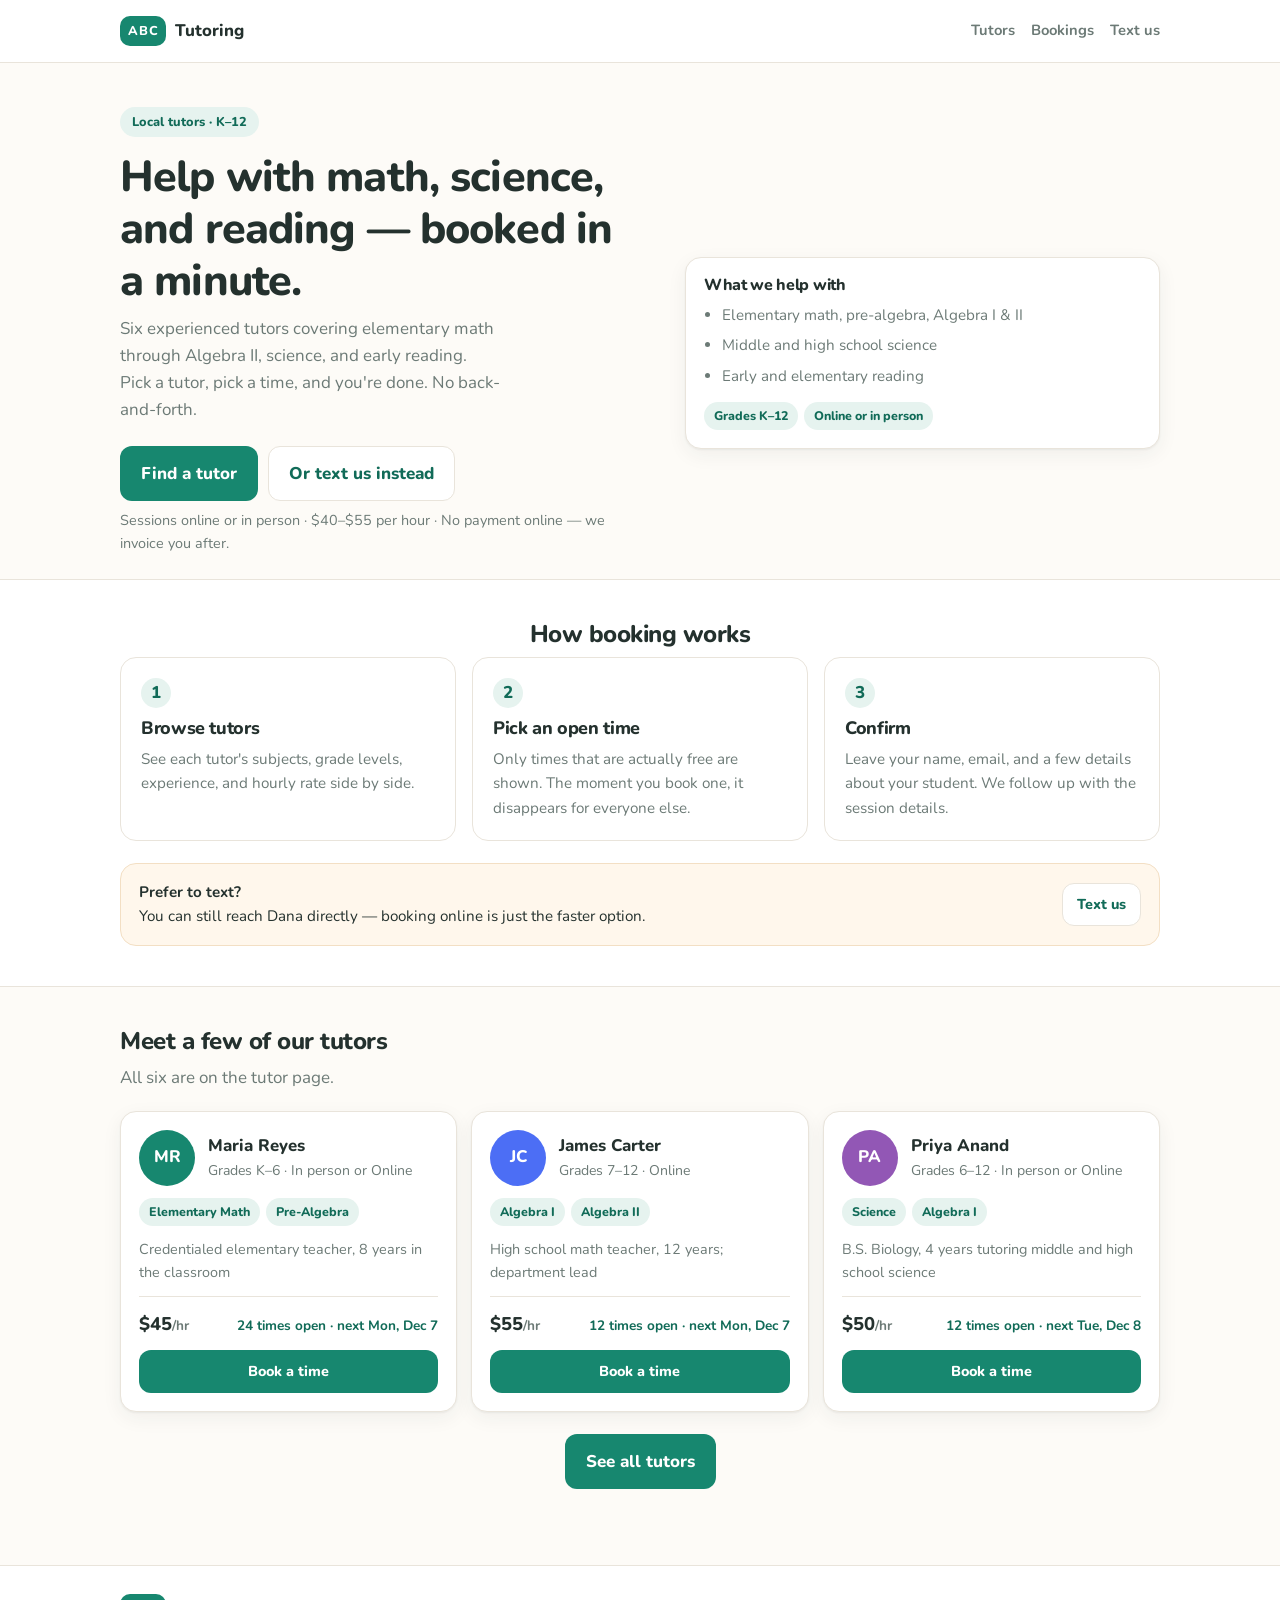
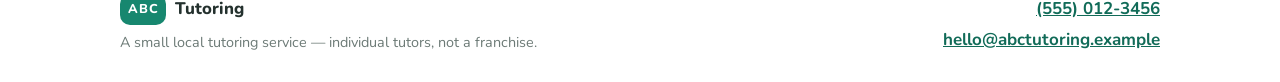
<file: index.html>
<!DOCTYPE html>
<html lang="en">
<head>
<meta charset="utf-8">
<meta name="viewport" content="width=device-width, initial-scale=1">
<title>ABC Tutoring — Local tutors for math, science &amp; reading</title>
<meta name="description" content="ABC Tutoring pairs local students with experienced tutors for elementary math through Algebra II, science, and elementary reading. Browse tutors and book a time online.">
<link rel="icon" href="data:image/svg+xml,<svg xmlns='http://www.w3.org/2000/svg' viewBox='0 0 100 100'><text y='.9em' font-size='90'>📚</text></svg>">
<link rel="preconnect" href="https://fonts.googleapis.com">
<link rel="preconnect" href="https://fonts.gstatic.com" crossorigin>
<link href="https://fonts.googleapis.com/css2?family=Nunito:wght@400;700;800&display=swap" rel="stylesheet">
<link rel="stylesheet" href="assets/styles.css">
<script src="assets/config.js"></script>
<script src="assets/analytics.js"></script>
</head>
<body>

<header class="site-header">
  <div class="wrap header-inner">
    <a class="brand" href="index.html">
      <span class="brand-mark">ABC</span><span class="brand-text">Tutoring</span>
    </a>
    <nav class="site-nav">
      <a href="tutors.html">Tutors</a>
      <a href="book.html">Bookings</a>
      <a class="js-text-link" href="#" data-where="header">Text us</a>
    </nav>
  </div>
</header>

<main>

  <section class="hero">
    <div class="wrap hero-inner">
      <div>
        <p class="eyebrow">Local tutors · K–12</p>
        <h1>Help with math, science, and reading — booked in a minute.</h1>
        <p class="lede">
          Six experienced tutors covering elementary math through Algebra II, science,
          and early reading. Pick a tutor, pick a time, and you're done. No back-and-forth.
        </p>
        <div class="hero-actions">
          <a class="btn btn-primary" href="tutors.html">Find a tutor</a>
          <a class="btn btn-outline js-text-link" href="#" data-where="hero">Or text us instead</a>
        </div>
        <p class="muted" style="font-size:.9rem;margin-top:4px;">
          Sessions online or in person · $40–$55 per hour · No payment online — we invoice you after.
        </p>
      </div>

      <div class="hero-card">
        <h3>What we help with</h3>
        <ul>
          <li>Elementary math, pre-algebra, Algebra I &amp; II</li>
          <li>Middle and high school science</li>
          <li>Early and elementary reading</li>
        </ul>
        <div class="tag-row" style="margin-top:14px;">
          <span class="tag">Grades K–12</span>
          <span class="tag">Online or in person</span>
        </div>
      </div>
    </div>
  </section>

  <section class="section section-alt">
    <div class="wrap">
      <h2 class="center">How booking works</h2>
      <ol class="steps">
        <li>
          <span class="step-num">1</span>
          <h3>Browse tutors</h3>
          <p>See each tutor's subjects, grade levels, experience, and hourly rate side by side.</p>
        </li>
        <li>
          <span class="step-num">2</span>
          <h3>Pick an open time</h3>
          <p>Only times that are actually free are shown. The moment you book one, it disappears for everyone else.</p>
        </li>
        <li>
          <span class="step-num">3</span>
          <h3>Confirm</h3>
          <p>Leave your name, email, and a few details about your student. We follow up with the session details.</p>
        </li>
      </ol>

      <div class="text-banner">
        <p>
          <strong>Prefer to text?</strong>
          You can still reach Dana directly — booking online is just the faster option.
        </p>
        <a class="btn btn-outline btn-sm js-text-link" href="#" data-where="home_banner">Text us</a>
      </div>
    </div>
  </section>

  <section class="section">
    <div class="wrap">
      <div class="section-head">
        <h2>Meet a few of our tutors</h2>
        <p class="section-sub">All six are on the tutor page.</p>
      </div>
      <div class="tutor-grid" id="featuredGrid"></div>
      <p class="center" style="margin-top:22px;">
        <a class="btn btn-primary" href="tutors.html">See all tutors</a>
      </p>
    </div>
  </section>

</main>

<footer class="site-footer">
  <div class="wrap footer-inner">
    <div>
      <div class="brand"><span class="brand-mark">ABC</span><span class="brand-text">Tutoring</span></div>
      <p class="footer-note">A small local tutoring service — individual tutors, not a franchise.</p>
    </div>
    <div class="footer-contact">
      <a class="js-text-link" href="#" data-where="footer" id="footerPhone"></a>
      <a href="#" id="footerEmail"></a>
    </div>
  </div>
</footer>

<script src="assets/data.js"></script>
<script src="assets/app.js"></script>
</body>
</html>
</file>
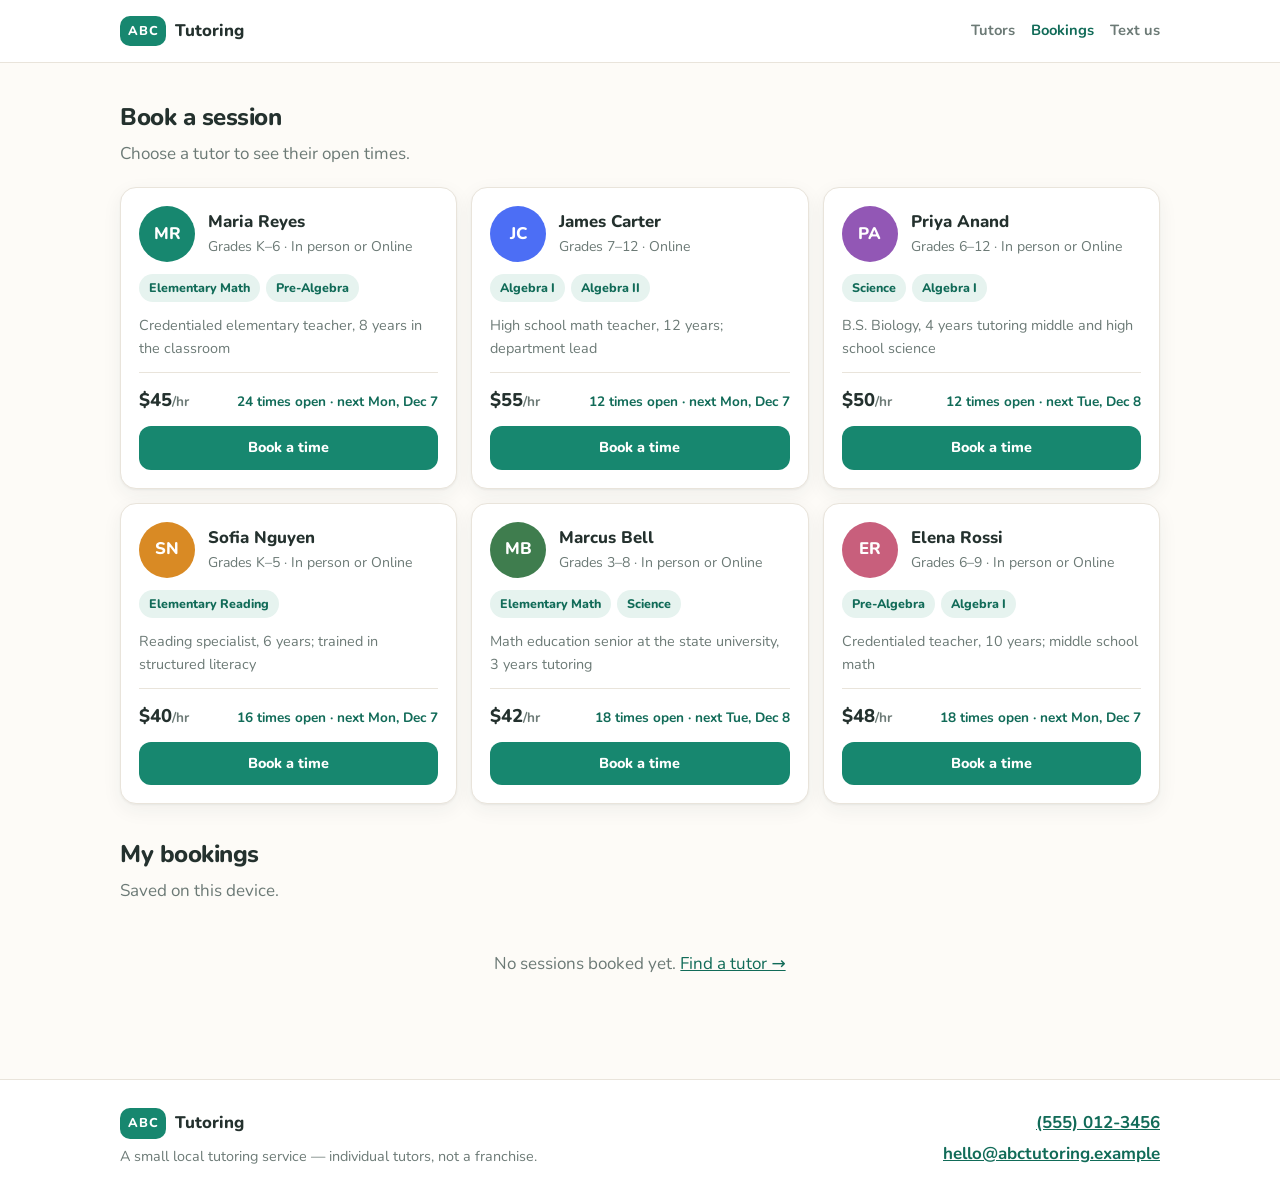
<file: book.html>
<!DOCTYPE html>
<html lang="en">
<head>
<meta charset="utf-8">
<meta name="viewport" content="width=device-width, initial-scale=1">
<title>Book a session — ABC Tutoring</title>
<meta name="description" content="Pick an open time with your ABC Tutoring tutor and book a session.">
<link rel="icon" href="data:image/svg+xml,<svg xmlns='http://www.w3.org/2000/svg' viewBox='0 0 100 100'><text y='.9em' font-size='90'>📚</text></svg>">
<link rel="preconnect" href="https://fonts.googleapis.com">
<link rel="preconnect" href="https://fonts.gstatic.com" crossorigin>
<link href="https://fonts.googleapis.com/css2?family=Nunito:wght@400;700;800&display=swap" rel="stylesheet">
<link rel="stylesheet" href="assets/styles.css">
<script src="assets/config.js"></script>
<script src="assets/analytics.js"></script>
</head>
<body>

<header class="site-header">
  <div class="wrap header-inner">
    <a class="brand" href="index.html">
      <span class="brand-mark">ABC</span><span class="brand-text">Tutoring</span>
    </a>
    <nav class="site-nav">
      <a href="tutors.html">Tutors</a>
      <a class="active" href="book.html">Bookings</a>
      <a class="js-text-link" href="#" data-where="header">Text us</a>
    </nav>
  </div>
</header>

<main>
  <section class="section">
    <div class="wrap">

      <!-- Shown when someone lands here without choosing a tutor -->
      <div id="chooseTutor" hidden>
        <div class="section-head">
          <h2>Book a session</h2>
          <p class="section-sub">Choose a tutor to see their open times.</p>
        </div>
        <div class="tutor-grid" id="chooseGrid"></div>
      </div>

      <!-- The booking form -->
      <div id="bookingWrap" hidden>
        <p style="margin-bottom:10px;"><a href="tutors.html">&larr; All tutors</a></p>

        <div class="booking-layout">
          <div>
            <div class="panel">
              <div class="tutor-top" style="margin-bottom:14px;">
                <div class="avatar" id="bkAvatar"></div>
                <div>
                  <div class="tutor-name" id="bkName"></div>
                  <div class="tutor-grades" id="bkGrades"></div>
                </div>
              </div>
              <p class="tutor-exp" id="bkExp"></p>
              <div class="tag-row" id="bkSubjects"></div>
            </div>

            <form class="panel" id="bookingForm" novalidate>
              <fieldset>
                <legend>1. Pick an open time</legend>
                <div id="slotArea"></div>
                <p class="field-error" id="slotError" hidden>Please choose a time.</p>
                <p class="field-hint">Sessions are 60 minutes. Times already booked are not shown.</p>
              </fieldset>

              <fieldset>
                <legend>2. How should the session happen?</legend>
                <div class="radio-row" id="formatRow"></div>
              </fieldset>

              <fieldset>
                <legend>3. Your details</legend>
                <div class="two-up">
                  <div class="field">
                    <label for="parentName">Your name</label>
                    <input id="parentName" type="text" autocomplete="name" placeholder="Jamie Alvarez">
                  </div>
                  <div class="field">
                    <label for="parentEmail">Your email</label>
                    <input id="parentEmail" type="email" autocomplete="email" placeholder="jamie@example.com">
                  </div>
                </div>
              </fieldset>

              <fieldset>
                <legend>4. About your student</legend>
                <div class="two-up">
                  <div class="field">
                    <label for="studentName">Student's first name</label>
                    <input id="studentName" type="text" placeholder="Sam">
                  </div>
                  <div class="field">
                    <label for="studentGrade">Grade</label>
                    <select id="studentGrade">
                      <option value="">Select a grade</option>
                    </select>
                  </div>
                </div>
                <div class="field">
                  <label for="subjectWanted">Subject you'd like help with</label>
                  <select id="subjectWanted"></select>
                </div>
              </fieldset>

              <p class="field-error" id="formError" hidden></p>
              <button class="btn btn-primary btn-block" type="submit">Confirm booking</button>
              <p class="field-hint center">
                No payment now — Dana invoices families directly after sessions.
              </p>
            </form>
          </div>

          <aside>
            <div class="panel">
              <h3>Your session</h3>
              <div class="summary-line"><span>Tutor</span><span id="sumTutor">—</span></div>
              <div class="summary-line"><span>When</span><span id="sumWhen">Pick a time</span></div>
              <div class="summary-line"><span>Format</span><span id="sumFormat">—</span></div>
              <div class="summary-line"><span>Rate</span><span id="sumRate">—</span></div>
            </div>
            <div class="panel">
              <p style="margin:0 0 10px;font-size:.94rem;">
                <strong>Rather do this by text?</strong><br>
                <span class="muted">Dana still books sessions personally.</span>
              </p>
              <a class="btn btn-outline btn-block btn-sm js-text-link" href="#" data-where="booking_sidebar">Text us instead</a>
            </div>
          </aside>
        </div>
      </div>

      <!-- Confirmation -->
      <div id="confirmWrap" hidden>
        <div class="panel" style="max-width:560px;margin:0 auto;">
          <div class="confirm-icon">✓</div>
          <h2>You're booked!</h2>
          <p id="confirmLead" class="muted"></p>
          <div class="summary-line"><span>Tutor</span><span id="cfTutor"></span></div>
          <div class="summary-line"><span>When</span><span id="cfWhen"></span></div>
          <div class="summary-line"><span>Format</span><span id="cfFormat"></span></div>
          <div class="summary-line"><span>Student</span><span id="cfStudent"></span></div>
          <div class="summary-line"><span>Subject</span><span id="cfSubject"></span></div>
          <p class="field-hint" style="margin-top:16px;">
            That time is now closed on the tutor's calendar, so nobody else can take it.
            Need to change or cancel? Just text Dana.
          </p>
          <div class="card-actions" style="margin-top:16px;">
            <a class="btn btn-primary" href="tutors.html">Book another</a>
            <a class="btn btn-outline" href="book.html">View my bookings</a>
          </div>
        </div>
      </div>

      <!-- Existing bookings -->
      <div id="myBookings" style="margin-top:36px;">
        <div class="section-head">
          <h2>My bookings</h2>
          <p class="section-sub">Saved on this device.</p>
        </div>
        <div class="booking-list" id="bookingList"></div>
        <p class="empty-state" id="noBookings">No sessions booked yet. <a href="tutors.html">Find a tutor →</a></p>
      </div>

    </div>
  </section>
</main>

<footer class="site-footer">
  <div class="wrap footer-inner">
    <div>
      <div class="brand"><span class="brand-mark">ABC</span><span class="brand-text">Tutoring</span></div>
      <p class="footer-note">A small local tutoring service — individual tutors, not a franchise.</p>
    </div>
    <div class="footer-contact">
      <a class="js-text-link" href="#" data-where="footer" id="footerPhone"></a>
      <a href="#" id="footerEmail"></a>
    </div>
  </div>
</footer>

<script src="assets/data.js"></script>
<script src="assets/app.js"></script>
</body>
</html>
</file>
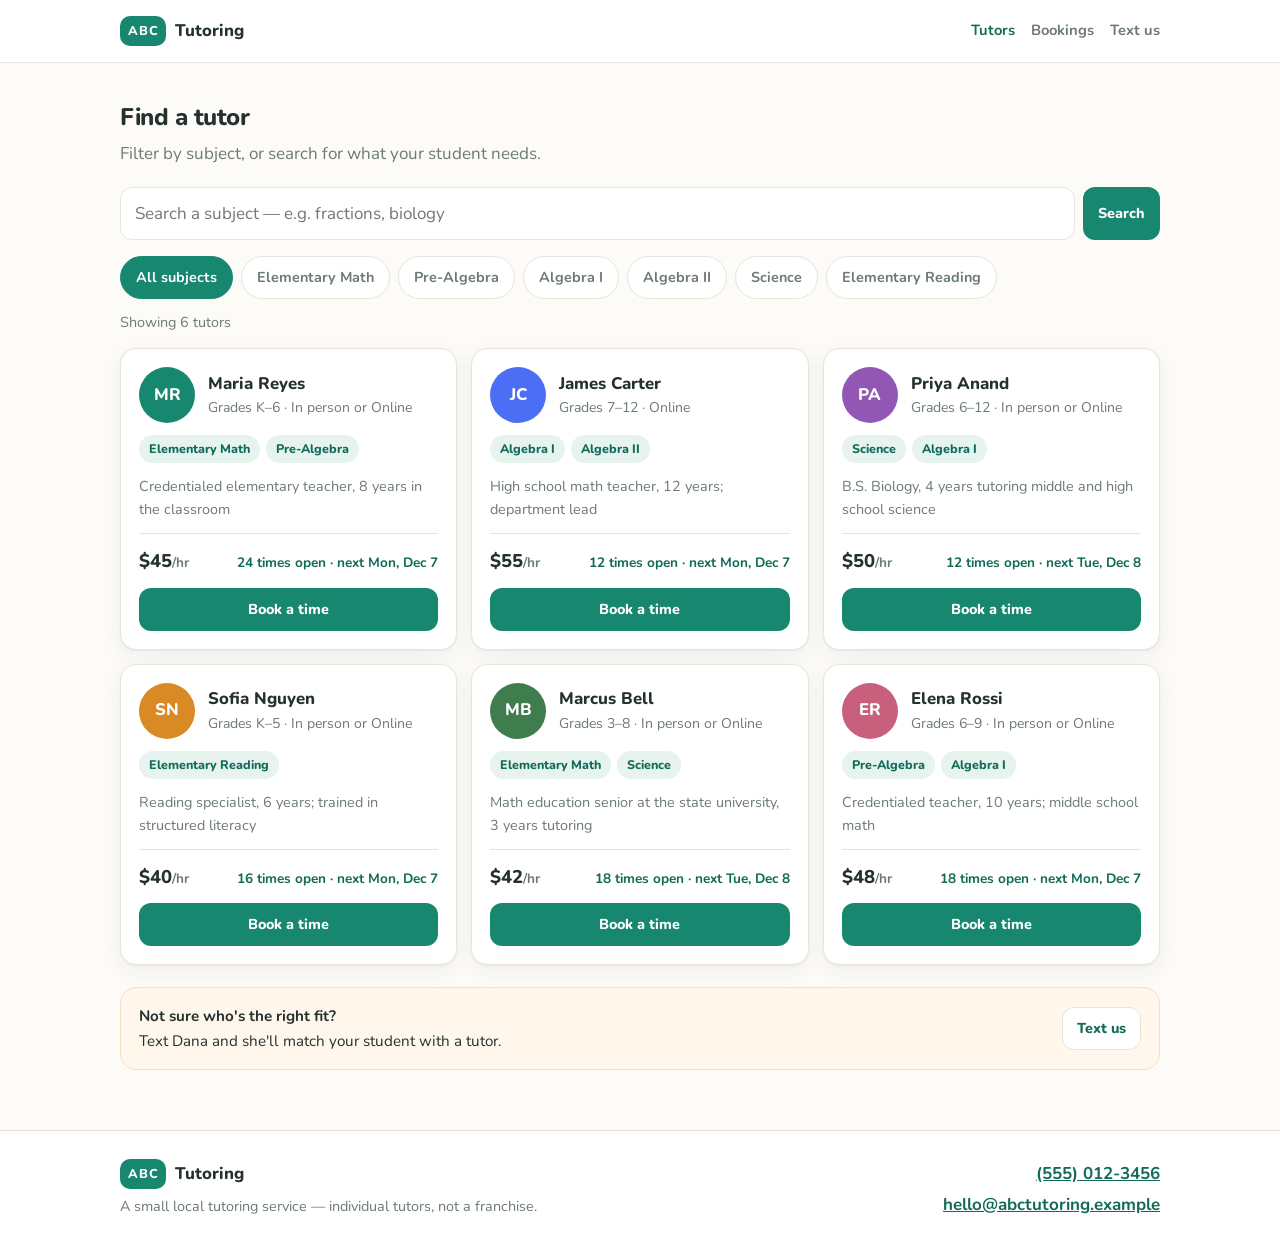
<file: tutors.html>
<!DOCTYPE html>
<html lang="en">
<head>
<meta charset="utf-8">
<meta name="viewport" content="width=device-width, initial-scale=1">
<title>Find a tutor — ABC Tutoring</title>
<meta name="description" content="Browse ABC Tutoring's tutors by subject and grade level. See experience, hourly rates, and open times.">
<link rel="icon" href="data:image/svg+xml,<svg xmlns='http://www.w3.org/2000/svg' viewBox='0 0 100 100'><text y='.9em' font-size='90'>📚</text></svg>">
<link rel="preconnect" href="https://fonts.googleapis.com">
<link rel="preconnect" href="https://fonts.gstatic.com" crossorigin>
<link href="https://fonts.googleapis.com/css2?family=Nunito:wght@400;700;800&display=swap" rel="stylesheet">
<link rel="stylesheet" href="assets/styles.css">
<script src="assets/config.js"></script>
<script src="assets/analytics.js"></script>
</head>
<body>

<header class="site-header">
  <div class="wrap header-inner">
    <a class="brand" href="index.html">
      <span class="brand-mark">ABC</span><span class="brand-text">Tutoring</span>
    </a>
    <nav class="site-nav">
      <a class="active" href="tutors.html">Tutors</a>
      <a href="book.html">Bookings</a>
      <a class="js-text-link" href="#" data-where="header">Text us</a>
    </nav>
  </div>
</header>

<main>
  <section class="section">
    <div class="wrap">
      <div class="section-head">
        <h2>Find a tutor</h2>
        <p class="section-sub">Filter by subject, or search for what your student needs.</p>
      </div>

      <div class="search-row">
        <label class="sr-only" for="subjectSearch">Search for a subject</label>
        <input id="subjectSearch" type="search" placeholder="Search a subject — e.g. fractions, biology">
        <button class="btn btn-primary btn-sm" id="searchBtn">Search</button>
      </div>

      <div class="filters" id="filterRow" role="group" aria-label="Filter by subject"></div>

      <p class="muted" id="resultCount" style="font-size:.9rem;margin-bottom:14px;"></p>

      <div class="tutor-grid" id="tutorGrid"></div>

      <!-- Shown when a parent searches for something we don't teach.
           This is the moment Dana wants captured: unmet demand. -->
      <div id="noMatch" hidden>
        <div class="panel center">
          <h3>We don't have a tutor for that yet</h3>
          <p class="muted" id="noMatchText">We're a small team and still growing.</p>
          <p class="muted">Tell Dana what you're looking for — she keeps a list and hires against it.</p>
          <a class="btn btn-primary js-text-link" href="#" data-where="no_match">Text us what you need</a>
        </div>
      </div>

      <div class="text-banner">
        <p>
          <strong>Not sure who's the right fit?</strong>
          Text Dana and she'll match your student with a tutor.
        </p>
        <a class="btn btn-outline btn-sm js-text-link" href="#" data-where="tutors_banner">Text us</a>
      </div>
    </div>
  </section>
</main>

<footer class="site-footer">
  <div class="wrap footer-inner">
    <div>
      <div class="brand"><span class="brand-mark">ABC</span><span class="brand-text">Tutoring</span></div>
      <p class="footer-note">A small local tutoring service — individual tutors, not a franchise.</p>
    </div>
    <div class="footer-contact">
      <a class="js-text-link" href="#" data-where="footer" id="footerPhone"></a>
      <a href="#" id="footerEmail"></a>
    </div>
  </div>
</footer>

<script src="assets/data.js"></script>
<script src="assets/app.js"></script>
</body>
</html>
</file>
<file: assets/styles.css>
/* ABC Tutoring — styles
 * Mobile first: almost every parent arrives on a phone, so the phone layout
 * is the default and wider screens are the enhancement.
 */

:root {
  --bg: #fdfbf7;
  --surface: #ffffff;
  --ink: #24312e;
  --muted: #6c7a76;
  --primary: #17876f;
  --primary-dark: #116b58;
  --primary-soft: #e6f3ef;
  --accent: #f0a05a;
  --line: #e9e4db;
  --shadow: 0 1px 2px rgba(36, 49, 46, .06), 0 6px 20px rgba(36, 49, 46, .06);
  --radius: 16px;
}

* { box-sizing: border-box; }

body {
  margin: 0;
  background: var(--bg);
  color: var(--ink);
  font-family: 'Nunito', ui-rounded, "Segoe UI", system-ui, -apple-system, sans-serif;
  font-size: 17px;
  line-height: 1.6;
  -webkit-font-smoothing: antialiased;
}

h1, h2, h3 { line-height: 1.2; margin: 0 0 .5rem; font-weight: 800; letter-spacing: -.02em; }
h1 { font-size: 2rem; }
h2 { font-size: 1.5rem; }
h3 { font-size: 1.125rem; }
p { margin: 0 0 1rem; }
a { color: var(--primary-dark); }

.wrap { width: 100%; max-width: 1080px; margin: 0 auto; padding: 0 20px; }
.muted { color: var(--muted); }
.center { text-align: center; }

/* ---------- Header ---------- */
.site-header {
  background: var(--surface);
  border-bottom: 1px solid var(--line);
  position: sticky; top: 0; z-index: 40;
}
.header-inner { display: flex; align-items: center; justify-content: space-between; height: 62px; gap: 12px; }
.brand { display: flex; align-items: center; gap: 9px; text-decoration: none; color: var(--ink); font-weight: 800; }
.brand-mark {
  background: var(--primary); color: #fff; border-radius: 10px;
  padding: 5px 8px; font-size: .8rem; letter-spacing: .06em;
}
.brand-text { font-size: 1.05rem; }
.site-nav { display: flex; align-items: center; gap: 16px; }
.site-nav a { color: var(--muted); text-decoration: none; font-weight: 700; font-size: .92rem; }
.site-nav a:hover, .site-nav a.active { color: var(--primary-dark); }
.site-nav a { white-space: nowrap; }
/* Keep the header on one line on narrow phones. */
@media (max-width: 440px) {
  .site-nav { gap: 12px; }
  .site-nav a { font-size: .85rem; }
  .brand-text { font-size: .95rem; }
  .brand-mark { padding: 4px 7px; font-size: .72rem; }
}
.nav-text { display: none; }
@media (min-width: 620px) { .nav-text { display: inline; } }

/* ---------- Buttons ---------- */
.btn {
  display: inline-flex; align-items: center; justify-content: center; gap: 8px;
  border: 1px solid transparent; border-radius: 12px;
  padding: 13px 20px; min-height: 48px;           /* comfortable thumb target */
  font: inherit; font-weight: 800; text-decoration: none;
  cursor: pointer; transition: transform .06s ease, background .15s ease;
}
.btn:active { transform: translateY(1px); }
.btn-primary { background: var(--primary); color: #fff; }
.btn-primary:hover { background: var(--primary-dark); }
.btn-outline { background: var(--surface); color: var(--primary-dark); border-color: var(--line); }
.btn-outline:hover { border-color: var(--primary); }
.btn-text { background: none; color: var(--primary-dark); padding: 8px 0; min-height: 0; }
.btn-block { width: 100%; }
.btn-sm { padding: 9px 14px; min-height: 40px; font-size: .9rem; }

/* ---------- Hero ---------- */
.hero { padding: 44px 0 8px; }
.eyebrow {
  display: inline-block; background: var(--primary-soft); color: var(--primary-dark);
  border-radius: 999px; padding: 5px 12px; font-size: .8rem; font-weight: 800; margin-bottom: 14px;
}
.hero h1 { font-size: 2.1rem; }
.hero .lede { font-size: 1.06rem; color: var(--muted); max-width: 38ch; }
.hero-actions { display: flex; flex-direction: column; gap: 10px; margin: 22px 0 8px; }
@media (min-width: 560px) { .hero-actions { flex-direction: row; } }
@media (min-width: 860px) {
  .hero-inner { display: grid; grid-template-columns: 1.05fr .95fr; gap: 40px; align-items: center; }
  .hero h1 { font-size: 2.7rem; }
}

.hero-card {
  background: var(--surface); border: 1px solid var(--line); border-radius: var(--radius);
  box-shadow: var(--shadow); padding: 18px; margin-top: 28px;
}
.hero-card h3 { font-size: 1rem; }
.hero-card ul { margin: 0; padding-left: 18px; color: var(--muted); font-size: .95rem; }
.hero-card li { margin-bottom: 6px; }

/* ---------- Sections ---------- */
.section { padding: 40px 0; }
.section-alt { background: var(--surface); border-top: 1px solid var(--line); border-bottom: 1px solid var(--line); }
.section-head { margin-bottom: 20px; }
.section-sub { color: var(--muted); margin: 0; }

/* ---------- Steps ---------- */
.steps { list-style: none; margin: 0; padding: 0; display: grid; gap: 16px; }
@media (min-width: 760px) { .steps { grid-template-columns: repeat(3, 1fr); } }
.steps li {
  background: var(--surface); border: 1px solid var(--line);
  border-radius: var(--radius); padding: 20px;
}
.step-num {
  display: inline-flex; align-items: center; justify-content: center;
  width: 30px; height: 30px; border-radius: 50%;
  background: var(--primary-soft); color: var(--primary-dark); font-weight: 800; margin-bottom: 10px;
}
.steps p { margin: 0; color: var(--muted); font-size: .95rem; }

/* ---------- Subject chips ---------- */
.filters { display: flex; gap: 8px; overflow-x: auto; padding: 2px 0 12px; -webkit-overflow-scrolling: touch; }
.filters::-webkit-scrollbar { display: none; }
.chip {
  flex: 0 0 auto; background: var(--surface); border: 1px solid var(--line);
  border-radius: 999px; padding: 9px 15px; min-height: 42px;
  font: inherit; font-size: .9rem; font-weight: 700; color: var(--muted); cursor: pointer;
}
.chip:hover { border-color: var(--primary); color: var(--primary-dark); }
.chip-active { background: var(--primary); border-color: var(--primary); color: #fff; }

/* ---------- Search ---------- */
.search-row { display: flex; gap: 8px; margin-bottom: 14px; }
.search-row input {
  flex: 1; min-height: 48px; padding: 12px 14px;
  border: 1px solid var(--line); border-radius: 12px; font: inherit; background: var(--surface);
}
.search-row input:focus { outline: 2px solid var(--primary); outline-offset: 1px; }

/* ---------- Tutor cards ---------- */
.tutor-grid { display: grid; gap: 14px; }
@media (min-width: 700px) { .tutor-grid { grid-template-columns: repeat(2, 1fr); } }
@media (min-width: 1000px) { .tutor-grid { grid-template-columns: repeat(3, 1fr); } }

.tutor-card {
  background: var(--surface); border: 1px solid var(--line); border-radius: var(--radius);
  box-shadow: var(--shadow); padding: 18px; display: flex; flex-direction: column; gap: 12px;
}
.tutor-top { display: flex; gap: 13px; align-items: center; }
.avatar {
  width: 56px; height: 56px; flex: 0 0 56px; border-radius: 50%;
  display: flex; align-items: center; justify-content: center;
  font-weight: 800; font-size: 1.05rem; color: #fff; background-size: cover; background-position: center;
}
.tint-teal { background-color: #17876f; }
.tint-indigo { background-color: #4c6ef5; }
.tint-plum { background-color: #9257b5; }
.tint-amber { background-color: #d98a24; }
.tint-forest { background-color: #3f7d4e; }
.tint-rose { background-color: #c85f7c; }

.tutor-name { font-weight: 800; font-size: 1.05rem; }
.tutor-grades { color: var(--muted); font-size: .88rem; }
.tag-row { display: flex; flex-wrap: wrap; gap: 6px; }
.tag {
  background: var(--primary-soft); color: var(--primary-dark);
  border-radius: 999px; padding: 4px 10px; font-size: .78rem; font-weight: 800;
}
.tag-plain { background: #f3f0ea; color: var(--muted); }
.tutor-exp { font-size: .9rem; color: var(--muted); margin: 0; }
.tutor-meta {
  display: flex; align-items: baseline; justify-content: space-between;
  border-top: 1px solid var(--line); padding-top: 12px; margin-top: auto;
}
.rate { font-weight: 800; font-size: 1.15rem; }
.rate span { font-weight: 700; font-size: .85rem; color: var(--muted); }
.slots-left { font-size: .85rem; color: var(--primary-dark); font-weight: 700; }
.slots-none { color: var(--muted); }
.card-actions { display: flex; gap: 8px; }
.card-actions .btn { flex: 1; }

/* ---------- Text-instead banner (Dana keeps her personal touch) ---------- */
.text-banner {
  background: #fff7ec; border: 1px solid #f3dfc4; border-radius: var(--radius);
  padding: 16px 18px; display: flex; flex-wrap: wrap; align-items: center;
  justify-content: space-between; gap: 12px; margin-top: 22px;
}
.text-banner p { margin: 0; font-size: .95rem; }
.text-banner strong { display: block; }

/* ---------- Booking page ---------- */
.booking-layout { display: grid; gap: 20px; }
@media (min-width: 900px) { .booking-layout { grid-template-columns: 1fr 340px; align-items: start; } }

.panel {
  background: var(--surface); border: 1px solid var(--line);
  border-radius: var(--radius); box-shadow: var(--shadow); padding: 20px;
}
.panel + .panel { margin-top: 16px; }

.slot-day { margin-bottom: 16px; }
.slot-day h4 { margin: 0 0 8px; font-size: .9rem; color: var(--muted); font-weight: 800; }
.slot-row { display: flex; flex-wrap: wrap; gap: 8px; }
.slot {
  background: var(--surface); border: 1px solid var(--line); border-radius: 12px;
  padding: 11px 15px; min-height: 46px; font: inherit; font-weight: 700; cursor: pointer;
}
.slot:hover { border-color: var(--primary); }
.slot-selected { background: var(--primary); border-color: var(--primary); color: #fff; }

fieldset { border: 0; padding: 0; margin: 0 0 18px; }
legend { font-weight: 800; margin-bottom: 10px; padding: 0; }
.field { margin-bottom: 16px; }
.field label { display: block; font-weight: 700; font-size: .92rem; margin-bottom: 6px; }
.field input, .field select {
  width: 100%; min-height: 48px; padding: 12px 14px;
  border: 1px solid var(--line); border-radius: 12px; font: inherit;
  background: var(--surface); color: var(--ink);
}
.field input:focus, .field select:focus { outline: 2px solid var(--primary); outline-offset: 1px; }
.field-hint { font-size: .82rem; color: var(--muted); margin: 6px 0 0; }
.field-error { color: #b4453b; font-size: .88rem; font-weight: 700; margin: 8px 0 0; }
.two-up { display: grid; gap: 16px; }
@media (min-width: 560px) { .two-up { grid-template-columns: 1fr 1fr; } }

.radio-row { display: flex; gap: 8px; flex-wrap: wrap; }
.radio-card {
  flex: 1; min-width: 130px; border: 1px solid var(--line); border-radius: 12px;
  padding: 12px 14px; cursor: pointer; font-weight: 700; text-align: center;
}
.radio-card input { position: absolute; opacity: 0; }
.radio-card:has(input:checked) { border-color: var(--primary); background: var(--primary-soft); color: var(--primary-dark); }

.summary-line { display: flex; justify-content: space-between; gap: 12px; padding: 7px 0; font-size: .95rem; }
.summary-line span:first-child { color: var(--muted); }
.summary-line span:last-child { font-weight: 700; text-align: right; }

/* ---------- Confirmation ---------- */
.confirm-icon {
  width: 56px; height: 56px; border-radius: 50%; background: var(--primary-soft);
  color: var(--primary-dark); display: flex; align-items: center; justify-content: center;
  font-size: 1.7rem; font-weight: 800; margin-bottom: 14px;
}

/* ---------- Bookings list ---------- */
.booking-list { display: grid; gap: 12px; }
.booking-item {
  background: var(--surface); border: 1px solid var(--line); border-left: 4px solid var(--primary);
  border-radius: var(--radius); padding: 16px;
  display: flex; flex-wrap: wrap; gap: 10px; justify-content: space-between; align-items: center;
}
.booking-when { font-weight: 800; }
.booking-who { color: var(--muted); font-size: .9rem; }
.empty-state { color: var(--muted); text-align: center; padding: 26px 0; }

/* ---------- Footer ---------- */
.site-footer { background: var(--surface); border-top: 1px solid var(--line); padding: 28px 0; margin-top: 20px; }
.footer-inner { display: grid; gap: 14px; }
@media (min-width: 700px) { .footer-inner { grid-template-columns: 1fr auto; align-items: center; } }
.footer-note { color: var(--muted); font-size: .9rem; margin: 6px 0 0; }
.footer-contact { display: flex; flex-direction: column; gap: 4px; font-weight: 700; }
@media (min-width: 700px) { .footer-contact { text-align: right; } }

.sr-only {
  position: absolute; width: 1px; height: 1px; padding: 0; margin: -1px;
  overflow: hidden; clip: rect(0 0 0 0); white-space: nowrap; border: 0;
}
</file>
